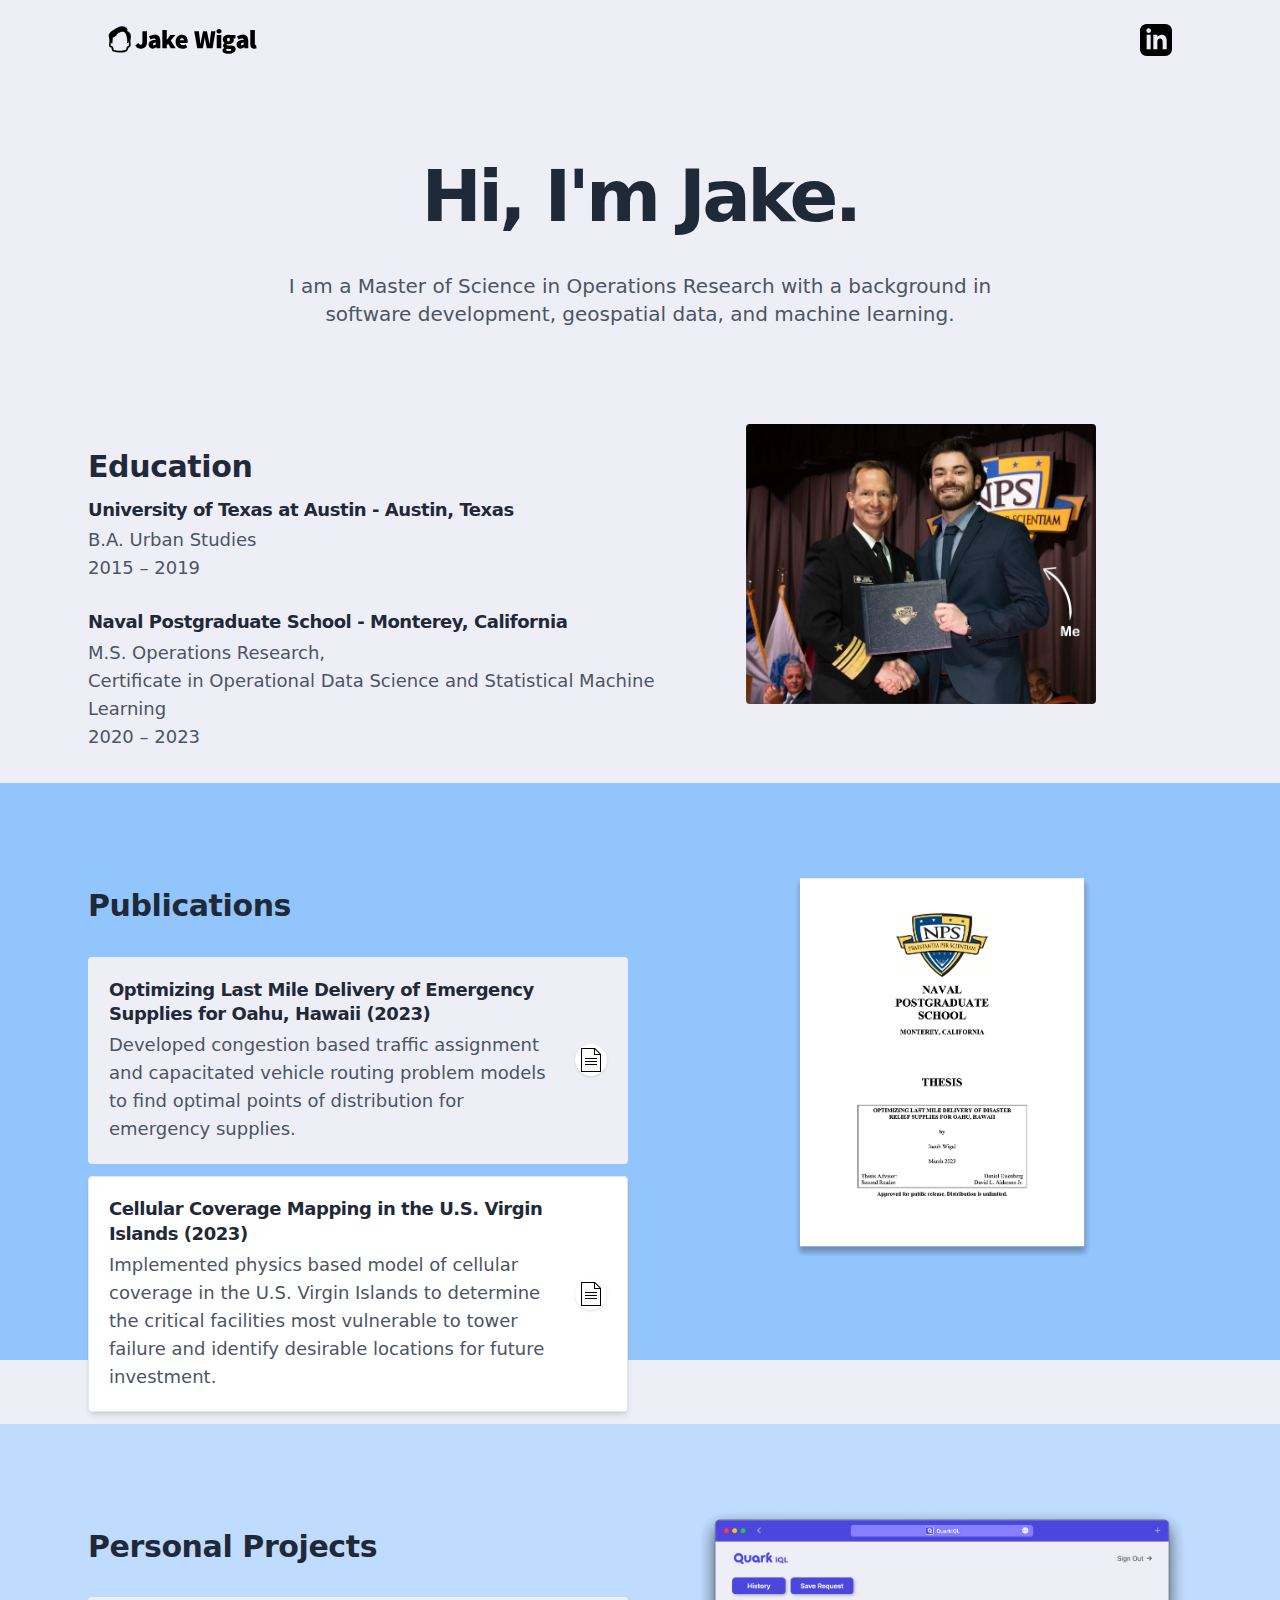
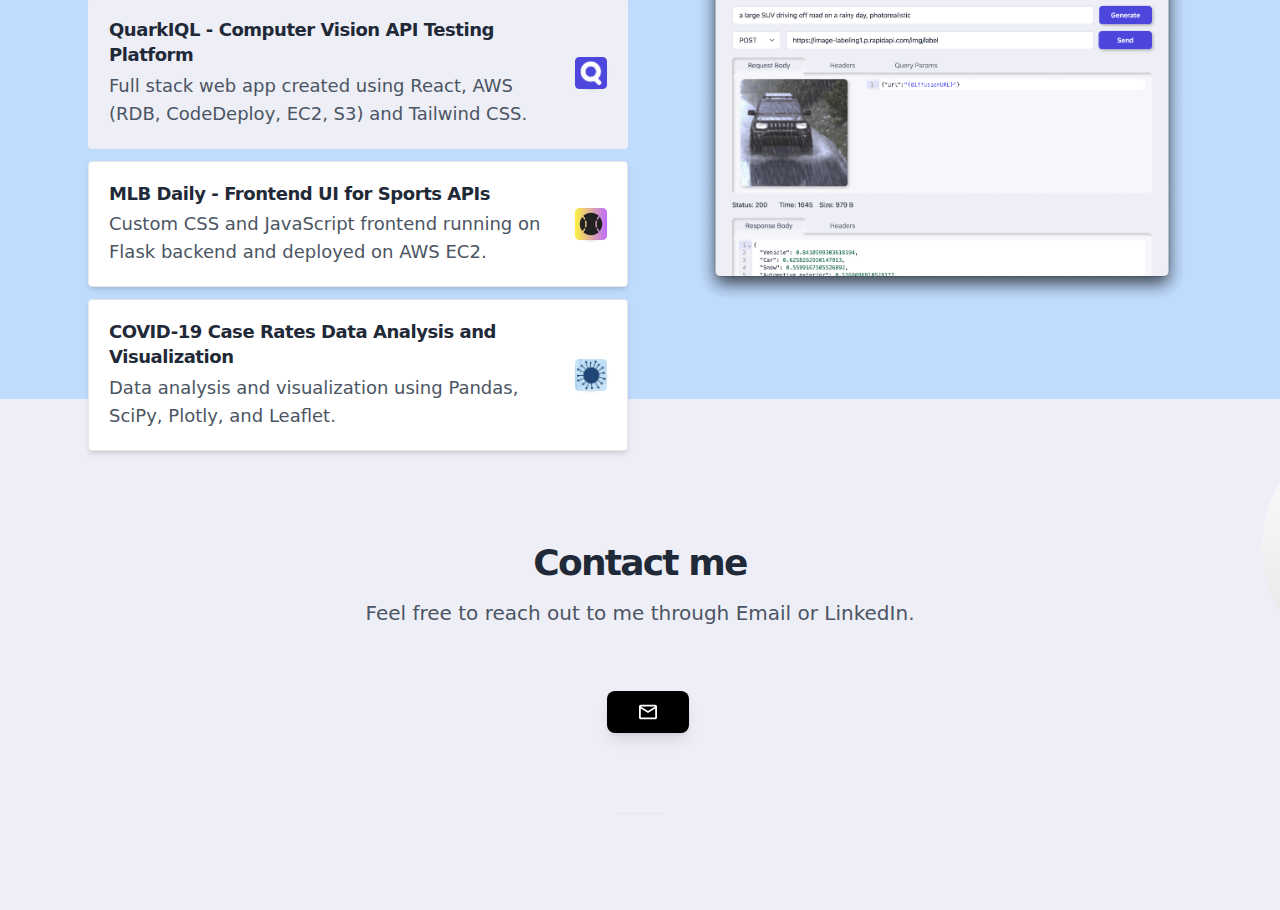
<file: index.html>
<html lang="en" style=""><head>
<meta charset="utf-8">
<script src="./src/main.js"></script>

    <meta name="viewport" content="width=device-width, initial-scale=1">
    <link rel="stylesheet" type="text/css" href="./src/main.css">

    <link rel="apple-touch-icon" sizes="180x180" href="./src/favicon/apple-touch-icon.png">
<link rel="icon" type="image/png" sizes="32x32" href="./src/favicon/favicon-32x32.png">
<link rel="icon" type="image/png" sizes="16x16" href="./src/favicon/favicon-16x16.png">
<link rel="manifest" href="./src/favicon/site.webmanifest">

<script type="text/javascript">


    </script> 


    <meta name="theme-color" content="#000000">
    <title>Jake Wigal</title>


</head> 
  <body class="font-inter antialiased bg-white text-gray-900 tracking-tight">
    <noscript>You need to enable JavaScript to run this app.</noscript>
     
    <div id="root"><div class="flex flex-col min-h-screen overflow-hidden"><header class="fixed w-full z-30 md:bg-opacity-90 transition duration-300 ease-in-out"><div class="max-w-6xl mx-auto sm:px-6"><div class="flex items-center justify-between h-16 md:h-20 ml-5 mr-5"><div class="flex-shrink-0 mr-4"><a class="block" aria-label="Logo" href="https://jakewigal.com/"><img class="object-cover h-8 w-86" src="jakewigal.svg" alt="Jake Wigal Logo"></a></div><a href="https://www.linkedin.com/in/jakewigal/" class="text-black hover:text-gray-700 transition duration-150 ease-in-out" aria-label="LinkedIn"><svg class="w-8 h-8 fill-current" viewBox="0 0 24 24"><path d="M19 0h-14c-2.761 0-5 2.239-5 5v14c0 2.761 2.239 5 5 5h14c2.762 0 5-2.239 5-5v-14c0-2.761-2.238-5-5-5zm-11 19h-3v-11h3v11zm-1.5-12.268c-.966 0-1.75-.79-1.75-1.764s.784-1.764 1.75-1.764 1.75.79 1.75 1.764-.783 1.764-1.75 1.764zm13.5 12.268h-3v-5.604c0-3.368-4-3.113-4 0v5.604h-3v-11h3v1.765c1.396-2.586 7-2.777 7 2.476v6.759z"/></svg></a></div></div></header><main class="flex-grow"><section class="relative"><div class="max-w-6xl mx-auto px-4 sm:px-6"><div class="pt-32 pb-1 md:pt-40 md:pb-2"><div class="text-center pb-12 md:pb-16"><h1 class="text-5xl md:text-7xl font-bold tracking-tighter mb-4">Hi, I'm Jake.</h1><div class="max-w-3xl mx-auto"><div class="relative flex flex-col items-center p-3 rounded"></div><p class="tracking-normal text-xl text-gray-600 mb-8" >I am a Master of Science in Operations Research with a background in software development, geospatial data, and machine learning.</p></div></div></div></div></section>
    

      <section class="relative"><div class=" text-lg relative max-w-6xl mx-auto px-4 sm:px-6"><div class="md:grid md:grid-cols-12 md:gap-6"><div class="max-w-xl md:max-w-none md:w-full mx-auto md:col-span-h-7  md:mt-6" ><div class="md:pr-4 lg:pr-12 xl:pr-16 mb-8"><h3 class="h3 mb-3">Education</h3><div id="education-timeline">
    <div data-date="August 2015 – May 2019">
    <div class="font-bold leading-snug tracking-tight mb-1">University of Texas at Austin - Austin, Texas</div>
    <div class="tracking-normal text-gray-600"><h4>B.A. Urban Studies</h4>
    <p>2015 – 2019</p>
    </div></div><br>
    <div data-date="2020 – 2023">
    <div class="font-bold leading-snug tracking-tight mb-1">Naval Postgraduate School - Monterey, California</div>
    <div class="tracking-normal text-gray-600"><h4>M.S. Operations Research,<br>Certificate in Operational Data Science and Statistical Machine Learning</h4>
    <p>2020 – 2023</p></div>
    </div>
    </div></div><div class="mb-8 md:mb-0"></div></div><div class="relative flex flex-col text-center"><div class="w-full" style="display: block;"><div class="relative inline-flex flex-col"><img class="md:max-w-none mx-auto rounded mb-6" src="./src/images/grad.jpg" width="350" height="200" alt="graduation photo"></div></div></div></div></div></section>

    <section class="relative"><div class="bg-blue-300 absolute inset-0 pointer-events-none mb-16" aria-hidden="true"></div><div class="absolute left-0 right-0 m-auto w-px p-px h-20 bg-blue-999 transform -translate-y-1/2"></div><div class="relative max-w-6xl mx-auto px-4 sm:px-6"><div class="pt-12 md:pt-20"><div class="md:grid md:grid-cols-12 md:gap-6"><div class="max-w-xl md:max-w-none md:w-full mx-auto md:col-span-h-7 lg:col-span-h-6 md:mt-6" ><div class="md:pr-4 lg:pr-12 xl:pr-16 mb-8"><h3 class="h3 mb-3">Publications</h3><p class="text-xl text-gray-600"></p></div><div class="mb-8 md:mb-0"><a class="flex items-center text-lg p-5 rounded border transition duration-300 ease-in-out mb-3 bg-light border-transparent hover:shadow-lg" style="cursor: pointer;" id="cardp1"><div><div class="font-bold leading-snug tracking-tight mb-1">Optimizing Last Mile Delivery of Emergency Supplies for Oahu, Hawaii (2023)</div><div class="tracking-normal text-gray-600">Developed congestion based traffic assignment and capacitated vehicle routing problem models to find optimal points of distribution for emergency supplies.</div></div><div class="flex justify-center items-center w-8 h-8 bg-white rounded-full shadow flex-shrink-0 ml-3"><svg width="24" height="24" xmlns="http://www.w3.org/2000/svg" fill-rule="evenodd" clip-rule="evenodd"><path d="M22 24h-20v-24h14l6 6v18zm-7-23h-12v22h18v-16h-6v-6zm3 15v1h-12v-1h12zm0-3v1h-12v-1h12zm0-3v1h-12v-1h12zm-2-4h4.586l-4.586-4.586v4.586z"/></svg></div></a><a class="flex items-center text-lg p-5 rounded border transition duration-300 ease-in-out mb-3 bg-white shadow-md border-gray-200 hover:shadow-lg" id="cardp2" style="cursor: pointer;"><div><div class="font-bold leading-snug tracking-tight mb-1">Cellular Coverage Mapping in the U.S. Virgin Islands (2023)</div><div class="tracking-normal text-gray-600">Implemented physics based model of cellular coverage in the U.S. Virgin Islands to determine the critical facilities most vulnerable to tower failure and identify desirable locations for future investment.</div></div><div class="flex justify-center items-center w-8 h-8 bg-white rounded-full shadow flex-shrink-0 ml-3"><svg width="24" height="24" xmlns="http://www.w3.org/2000/svg" fill-rule="evenodd" clip-rule="evenodd"><path d="M22 24h-20v-24h14l6 6v18zm-7-23h-12v22h18v-16h-6v-6zm3 15v1h-12v-1h12zm0-3v1h-12v-1h12zm0-3v1h-12v-1h12zm-2-4h4.586l-4.586-4.586v4.586z"/></svg></div></a></div></div><div class="max-w-xl md:max-w-none md:w-full mx-auto md:col-span-h-5 lg:col-span-h-6 mb-8 md:mb-0 md:order-1" ><div class="relative flex flex-col text-center lg:text-right"><div class="w-full appear-done enter-done" style="display: block;"><div class="relative inline-flex flex-col"><a href="https://calhoun.nps.edu/handle/10945/72017"><img class="hover:scale-105 ease-in-out duration-150 md:max-w-none mx-auto rounded" src="./src/images/pub1.png" width="500" height="462" alt="Features bg" id="pub1"></a></div></div><div class="w-full" ><div class="relative inline-flex flex-col"><a href="https://apps.dtic.mil/sti/trecms/pdf/AD1211119.pdf"><img class="hover:scale-105 ease-in-out duration-150 md:max-w-none mx-auto rounded" src="./src/images/pub2.png" width="500" height="462" alt="Features bg" id="pub2" style="display: none;"></a></div></div></div></div></div></div></div></section>

    <section class="relative"><div class="bg-blue-200 absolute inset-0 pointer-events-none mb-16" aria-hidden="true"></div><div class="absolute left-0 right-0 m-auto w-px p-px h-20 bg-blue-999 transform -translate-y-1/2"></div><div class="relative max-w-6xl mx-auto px-4 sm:px-6"><div class="pt-12 md:pt-20"><div class="md:grid md:grid-cols-12 md:gap-6"><div class="max-w-xl md:max-w-none md:w-full mx-auto md:col-span-h-7 lg:col-span-h-6 md:mt-6" ><div class="md:pr-4 lg:pr-12 xl:pr-16 mb-8"><h3 class="h3 mb-3">Personal Projects</h3><p class="text-xl text-gray-600"></p></div><div class="mb-8 md:mb-0"><a class="flex items-center text-lg p-5 rounded border transition duration-300 ease-in-out mb-3 bg-light border-transparent hover:shadow-lg" style="cursor: pointer;" id="card1"><div><div class="font-bold leading-snug tracking-tight mb-1">QuarkIQL - Computer Vision API Testing Platform</div><div class="tracking-normal text-gray-600">Full stack web app created using React, AWS (RDB, CodeDeploy, EC2, S3) and  Tailwind CSS. </div></div><div class="flex justify-center items-center w-8 h-8 bg-white rounded-full shadow flex-shrink-0 ml-3"><img src="./src/images/quark.png"></div></a><a class="flex items-center text-lg p-5 rounded border transition duration-300 ease-in-out mb-3 bg-white shadow-md border-gray-200 hover:shadow-lg" id="card2" style="cursor: pointer;"><div><div class="font-bold leading-snug tracking-tight mb-1">MLB Daily - Frontend UI for Sports APIs</div><div class="tracking-normal text-gray-600">Custom CSS and JavaScript frontend running on Flask backend and deployed on AWS EC2.</div></div><div class="flex justify-center items-center w-8 h-8 bg-white rounded-full shadow flex-shrink-0 ml-3"><img src="./src/images/mlb.png"></div></a><a class="flex items-center text-lg p-5 rounded border transition duration-300 ease-in-out mb-3 bg-white shadow-md border-gray-200 hover:shadow-lg" style="cursor: pointer;" id="card3"><div><div class="font-bold leading-snug tracking-tight mb-1">COVID-19 Case Rates Data Analysis and Visualization</div><div class="tracking-normal text-gray-600">Data analysis and visualization using Pandas, SciPy, Plotly, and Leaflet.</div></div><div class="flex justify-center items-center w-8 h-8 bg-white rounded-full shadow flex-shrink-0 ml-3"><img src="./src/images/covid19.png"></div></a></div></div><div class="max-w-xl md:max-w-none md:w-full mx-auto md:col-span-h-5 lg:col-span-h-6 mb-8 md:mb-0 md:order-1" ><div class="relative flex flex-col text-center lg:text-right"><div class="w-full appear-done enter-done" style="display: block;"><div class="relative inline-flex flex-col"><a href="https://quarkiql.com"><img class="hover:scale-105 ease-in-out duration-150 md:max-w-none mx-auto rounded" src="./src/images/features-bg.png" width="500" height="462" alt="Features bg" id="img1"></a></div></div><div class="w-full" ><div class="relative inline-flex flex-col"><a href="https://mlb.jakewigal.com"><img class="hover:scale-105 ease-in-out duration-150 md:max-w-none mx-auto rounded" src="./src/images/features-bg-2.png" width="500" height="462" alt="Features bg" id="img2" style="display: none;"></a></div></div><div class="w-full"><div class="hover:scale-105 ease-in-out duration-150 relative inline-flex flex-col"><a href="https://jakewigal.com/covid-19"><img class="md:max-w-none mx-auto rounded" src="./src/images/features-bg-3.png" width="500" height="462" alt="Features bg" id="img3" style="display: none;"></a></div></div></div></div></div></div></div></section>


  <section class="relative"><div class="absolute left-1/2 transform -translate-x-1/2 bottom-0 pointer-events-none -mb-32" aria-hidden="true"><svg width="1760" height="518" viewBox="0 0 1760 518" xmlns="http://www.w3.org/2000/svg"><defs><linearGradient x1="50%" y1="0%" x2="50%" y2="100%" id="illustration-02"><stop stop-color="#FFF" offset="0%"></stop><stop stop-color="#EAEAEA" offset="77.402%"></stop><stop stop-color="#DFDFDF" offset="100%"></stop></linearGradient></defs><g transform="translate(0 -3)" fill="url(#illustration-02)" fill-rule="evenodd"><circle cx="1630" cy="128" r="128"></circle><circle cx="178" cy="481" r="40"></circle></g></svg></div><div class="max-w-6xl mx-auto px-4 sm:px-6"><div class="py-12 md:py-20"><div class="max-w-3xl mx-auto text-center pb-12 md:pb-16"><h2 class="h2 mb-4">Contact me</h2><p class="tracking-normal text-xl text-gray-600" >Feel free to reach out to me through Email or LinkedIn.</p></div><div class="max-w-xs mx-auto sm:max-w-none sm:flex sm:justify-center " ><a class="rounded-lg btn text-white bg-black hover:bg-gray-800 w-full sm:w-auto sm:ml-4" href="mailto:jacobwigal@gmail.com"><svg stroke="currentColor" fill="currentColor" stroke-width="0" viewBox="0 0 24 24" height="1em" width="1em" xmlns="http://www.w3.org/2000/svg" style="display: inline; scale: 1.35;"><path fill="none" d="M0 0h24v24H0V0z"></path><path d="M20 4H4c-1.1 0-1.99.9-1.99 2L2 18c0 1.1.9 2 2 2h16c1.1 0 2-.9 2-2V6c0-1.1-.9-2-2-2zm0 14H4V8l8 5 8-5v10zm-8-7L4 6h16l-8 5z"></path></svg></a></div></div></div></section></main><footer><div class="max-w-6xl mx-auto px-4 sm:px-6 py-8 md:py-12 border-t border-gray-200"></div></footer></div></div>
  

</body>

</html>
</file>
<file: src/main.css>
/* Additional styles */
@import './utility-patterns.css';
@import './theme.css';

@keyframes load {
     0% {
         transform:translateY(100px);
         opacity: 70%;
    }

     100% {
         opacity: 100%;
    }
}
 

.h1 {
    font-size: 2.25rem;
    line-height: 2.5rem;
    font-weight: 800;
    line-height: 1.25;
    letter-spacing: -0.05em;
}

footer{
    text-align: center;
    align-items: center;
    align-content: center;
    display: flex;
}
.h2 {
    font-size: 1.875rem;
    line-height: 2.25rem;
    font-weight: 800;
    line-height: 1.25;
    letter-spacing: -0.05em;
}
.h3 {
    font-size: 1.875rem;
    line-height: 2.25rem;
    font-weight: 700;
    line-height: 1.25;
}
.h4 {
    font-size: 1.5rem;
    line-height: 2rem;
    font-weight: 700;
    line-height: 1.375;
    letter-spacing: -0.025em;
}
@media (min-width: 768px) {
    .h1 {
        font-size: 3rem;
        line-height: 1;
    }

    .h2 {
        font-size: 2.25rem;
        line-height: 2.5rem;
    }
}
/* Buttons */
.btn,
.btn-sm {
    display: inline-flex;
    align-items: center;
    justify-content: center;
    border-radius: 0.25rem;
    border-width: 1px;
    border-color: transparent;
    font-weight: 500;
    line-height: 1.375;
    transition-property: color, background-color, border-color, fill, stroke, opacity, box-shadow, transform, filter, -webkit-text-decoration-color, -webkit-backdrop-filter;
    transition-property: color, background-color, border-color, text-decoration-color, fill, stroke, opacity, box-shadow, transform, filter, backdrop-filter;
    transition-property: color, background-color, border-color, text-decoration-color, fill, stroke, opacity, box-shadow, transform, filter, backdrop-filter, -webkit-text-decoration-color, -webkit-backdrop-filter;
    transition-duration: 150ms;
    transition-timing-function: cubic-bezier(0.4, 0, 0.2, 1);
}
.btn {
    padding-left: 2rem;
    padding-right: 2rem;
    padding-top: 0.75rem;
    padding-bottom: 0.75rem;
    --tw-shadow: 0 10px 15px -3px rgb(0 0 0 / 0.1), 0 4px 6px -4px rgb(0 0 0 / 0.1);
    --tw-shadow-colored: 0 10px 15px -3px var(--tw-shadow-color), 0 4px 6px -4px var(--tw-shadow-color);
    box-shadow: var(--tw-ring-offset-shadow, 0 0 #0000), var(--tw-ring-shadow, 0 0 #0000), var(--tw-shadow);
}
.btn-sm {
    padding-left: 1rem;
    padding-right: 1rem;
    padding-top: 0.5rem;
    padding-bottom: 0.5rem;
    --tw-shadow: 0 1px 3px 0 rgb(0 0 0 / 0.1), 0 1px 2px -1px rgb(0 0 0 / 0.1);
    --tw-shadow-colored: 0 1px 3px 0 var(--tw-shadow-color), 0 1px 2px -1px var(--tw-shadow-color);
    box-shadow: var(--tw-ring-offset-shadow, 0 0 #0000), var(--tw-ring-shadow, 0 0 #0000), var(--tw-shadow);
}
/* Forms */
.form-input,
.form-textarea,
.form-multiselect,
.form-select,
.form-checkbox,
.form-radio {
    border-width: 1px;
    --tw-border-opacity: 1;
    border-color: rgb(209 213 219 / var(--tw-border-opacity));
    --tw-bg-opacity: 1;
    background-color: rgb(255 255 255 / var(--tw-bg-opacity));
}
.form-input:focus,
.form-textarea:focus,
.form-multiselect:focus,
.form-select:focus,
.form-checkbox:focus,
.form-radio:focus {
    --tw-border-opacity: 1;
    border-color: rgb(107 114 128 / var(--tw-border-opacity));
}
.form-input,
.form-textarea,
.form-multiselect,
.form-select,
.form-checkbox {
    border-radius: 0.25rem;
}
.form-input,
.form-textarea,
.form-multiselect,
.form-select {
    padding-top: 0.75rem;
    padding-bottom: 0.75rem;
    padding-left: 1rem;
    padding-right: 1rem;
}
.form-input::-moz-placeholder, .form-textarea::-moz-placeholder {
    --tw-placeholder-opacity: 1;
    color: rgb(107 114 128 / var(--tw-placeholder-opacity));
}
.form-input::placeholder,
.form-textarea::placeholder {
    --tw-placeholder-opacity: 1;
    color: rgb(107 114 128 / var(--tw-placeholder-opacity));
}
.form-select {
    padding-right: 2.5rem;
}
.form-checkbox,
.form-radio {
    border-radius: 0.125rem;
    --tw-text-opacity: 1;
    color: rgb(31 41 55 / var(--tw-text-opacity));
}
/* Custom AOS animations */
[data-aos="zoom-y-out"] {
  transform: scaleX(1.03);
  opacity: 0;
  transition-property: transform, opacity;
}
@media screen {
    html:not(.no-js) [data-aos=fade-up] {
        transform: translate3d(0, 10px, 0);
    }

    html:not(.no-js) [data-aos=fade-down] {
        transform: translate3d(0, -10px, 0);
    }

    html:not(.no-js) [data-aos=fade-right] {
        transform: translate3d(-10px, 0, 0);
    }

    html:not(.no-js) [data-aos=fade-left] {
        transform: translate3d(10px, 0, 0);
    }

    html:not(.no-js) [data-aos=fade-up-right] {
        transform: translate3d(-10px, 10px, 0);
    }

    html:not(.no-js) [data-aos=fade-up-left] {
        transform: translate3d(10px, 10px, 0);
    }

    html:not(.no-js) [data-aos=fade-down-right] {
        transform: translate3d(-10px, -10px, 0);
    }

    html:not(.no-js) [data-aos=fade-down-left] {
        transform: translate3d(10px, -10px, 0);
    }

    html:not(.no-js) [data-aos=zoom-in-up] {
        transform: translate3d(0, 10px, 0) scale(.6);
    }

    html:not(.no-js) [data-aos=zoom-in-down] {
        transform: translate3d(0, -10px, 0) scale(.6);
    }

    html:not(.no-js) [data-aos=zoom-in-right] {
        transform: translate3d(-10px, 0, 0) scale(.6);
    }

    html:not(.no-js) [data-aos=zoom-in-left] {
        transform: translate3d(10px, 0, 0) scale(.6);
    }

    html:not(.no-js) [data-aos=zoom-out-up] {
        transform: translate3d(0, 10px, 0) scale(1.2);
    }

    html:not(.no-js) [data-aos=zoom-out-down] {
        transform: translate3d(0, -10px, 0) scale(1.2);
    }

    html:not(.no-js) [data-aos=zoom-out-right] {
        transform: translate3d(-10px, 0, 0) scale(1.2);
    }

    html:not(.no-js) [data-aos=zoom-out-left] {
        transform: translate3d(10px, 0, 0) scale(1.2);
    }
}
/* ! tailwindcss v3.2.4 | MIT License | https://tailwindcss.com */
/*
1. Prevent padding and border from affecting element width. (https://github.com/mozdevs/cssremedy/issues/4)
2. Allow adding a border to an element by just adding a border-width. (https://github.com/tailwindcss/tailwindcss/pull/116)
*/
*,
::before,
::after {
  box-sizing: border-box; /* 1 */
  border-width: 0; /* 2 */
  border-style: solid; /* 2 */
  border-color: #e5e7eb; /* 2 */
}
::before,
::after {
  --tw-content: '';
}
/*
1. Use a consistent sensible line-height in all browsers.
2. Prevent adjustments of font size after orientation changes in iOS.
3. Use a more readable tab size.
4. Use the user's configured `sans` font-family by default.
5. Use the user's configured `sans` font-feature-settings by default.
*/
html {
  line-height: 1.5; /* 1 */
  -webkit-text-size-adjust: 100%; /* 2 */
  -moz-tab-size: 4; /* 3 */
  -o-tab-size: 4;
     tab-size: 4; /* 3 */
  font-family: ui-sans-serif, system-ui, -apple-system, BlinkMacSystemFont, "Segoe UI", Roboto, "Helvetica Neue", Arial, "Noto Sans", sans-serif, "Apple Color Emoji", "Segoe UI Emoji", "Segoe UI Symbol", "Noto Color Emoji"; /* 4 */
  font-feature-settings: normal; /* 5 */
}
/*
1. Remove the margin in all browsers.
2. Inherit line-height from `html` so users can set them as a class directly on the `html` element.
*/
body {
  margin: 0; /* 1 */
  line-height: inherit; /* 2 */
}
/*
1. Add the correct height in Firefox.
2. Correct the inheritance of border color in Firefox. (https://bugzilla.mozilla.org/show_bug.cgi?id=190655)
3. Ensure horizontal rules are visible by default.
*/
hr {
  height: 0; /* 1 */
  color: inherit; /* 2 */
  border-top-width: 1px; /* 3 */
}
/*
Add the correct text decoration in Chrome, Edge, and Safari.
*/
abbr:where([title]) {
  -webkit-text-decoration: underline dotted;
          text-decoration: underline dotted;
}
/*
Remove the default font size and weight for headings.
*/
h1,
h2,
h3,
h4,
h5,
h6 {
  font-size: inherit;
  font-weight: inherit;
}
/*
Reset links to optimize for opt-in styling instead of opt-out.
*/
a {
  color: inherit;
  text-decoration: inherit;
}
/*
Add the correct font weight in Edge and Safari.
*/
b,
strong {
  font-weight: bolder;
}
/*
1. Use the user's configured `mono` font family by default.
2. Correct the odd `em` font sizing in all browsers.
*/
code,
kbd,
samp,
pre {
  font-family: ui-monospace, SFMono-Regular, Menlo, Monaco, Consolas, "Liberation Mono", "Courier New", monospace; /* 1 */
  font-size: 1em; /* 2 */
}
/*
Add the correct font size in all browsers.
*/
small {
  font-size: 80%;
}
/*
Prevent `sub` and `sup` elements from affecting the line height in all browsers.
*/
sub,
sup {
  font-size: 75%;
  line-height: 0;
  position: relative;
  vertical-align: baseline;
}
sub {
  bottom: -0.25em;
}
sup {
  top: -0.5em;
}
/*
1. Remove text indentation from table contents in Chrome and Safari. (https://bugs.chromium.org/p/chromium/issues/detail?id=999088, https://bugs.webkit.org/show_bug.cgi?id=201297)
2. Correct table border color inheritance in all Chrome and Safari. (https://bugs.chromium.org/p/chromium/issues/detail?id=935729, https://bugs.webkit.org/show_bug.cgi?id=195016)
3. Remove gaps between table borders by default.
*/
table {
  text-indent: 0; /* 1 */
  border-color: inherit; /* 2 */
  border-collapse: collapse; /* 3 */
}
/*
1. Change the font styles in all browsers.
2. Remove the margin in Firefox and Safari.
3. Remove default padding in all browsers.
*/
button,
input,
optgroup,
select,
textarea {
  font-family: inherit; /* 1 */
  font-size: 100%; /* 1 */
  font-weight: inherit; /* 1 */
  line-height: inherit; /* 1 */
  color: inherit; /* 1 */
  margin: 0; /* 2 */
  padding: 0; /* 3 */
}
/*
Remove the inheritance of text transform in Edge and Firefox.
*/
button,
select {
  text-transform: none;
}
/*
1. Correct the inability to style clickable types in iOS and Safari.
2. Remove default button styles.
*/
button,
[type='button'],
[type='reset'],
[type='submit'] {
  -webkit-appearance: button; /* 1 */
  background-color: transparent; /* 2 */
  background-image: none; /* 2 */
}
/*
Use the modern Firefox focus style for all focusable elements.
*/
:-moz-focusring {
  outline: auto;
}
/*
Remove the additional `:invalid` styles in Firefox. (https://github.com/mozilla/gecko-dev/blob/2f9eacd9d3d995c937b4251a5557d95d494c9be1/layout/style/res/forms.css#L728-L737)
*/
:-moz-ui-invalid {
  box-shadow: none;
}
/*
Add the correct vertical alignment in Chrome and Firefox.
*/
progress {
  vertical-align: baseline;
}
/*
Correct the cursor style of increment and decrement buttons in Safari.
*/
::-webkit-inner-spin-button,
::-webkit-outer-spin-button {
  height: auto;
}
/*
1. Correct the odd appearance in Chrome and Safari.
2. Correct the outline style in Safari.
*/
[type='search'] {
  -webkit-appearance: textfield; /* 1 */
  outline-offset: -2px; /* 2 */
}
/*
Remove the inner padding in Chrome and Safari on macOS.
*/
::-webkit-search-decoration {
  -webkit-appearance: none;
}
/*
1. Correct the inability to style clickable types in iOS and Safari.
2. Change font properties to `inherit` in Safari.
*/
::-webkit-file-upload-button {
  -webkit-appearance: button; /* 1 */
  font: inherit; /* 2 */
}
/*
Add the correct display in Chrome and Safari.
*/
summary {
  display: list-item;
}
/*
Removes the default spacing and border for appropriate elements.
*/
blockquote,
dl,
dd,
h1,
h2,
h3,
h4,
h5,
h6,
hr,
figure,
p,
pre {
  margin: 0;
}
fieldset {
  margin: 0;
  padding: 0;
}
legend {
  padding: 0;
}
ol,
ul,
menu {
  list-style: none;
  margin: 0;
  padding: 0;
}
/*
Prevent resizing textareas horizontally by default.
*/
textarea {
  resize: vertical;
}
/*
1. Reset the default placeholder opacity in Firefox. (https://github.com/tailwindlabs/tailwindcss/issues/3300)
2. Set the default placeholder color to the user's configured gray 400 color.
*/
input::-moz-placeholder, textarea::-moz-placeholder {
  opacity: 1; /* 1 */
  color: #9ca3af; /* 2 */
}
input::placeholder,
textarea::placeholder {
  opacity: 1; /* 1 */
  color: #9ca3af; /* 2 */
}
/*
Set the default cursor for buttons.
*/
button,
[role="button"] {
  cursor: pointer;
}
/*
Make sure disabled buttons don't get the pointer cursor.
*/
:disabled {
  cursor: default;
}
/*
1. Make replaced elements `display: block` by default. (https://github.com/mozdevs/cssremedy/issues/14)
2. Add `vertical-align: middle` to align replaced elements more sensibly by default. (https://github.com/jensimmons/cssremedy/issues/14#issuecomment-634934210)
   This can trigger a poorly considered lint error in some tools but is included by design.
*/
img,
svg,
video,
canvas,
audio,
iframe,
embed,
object {
  display: block; /* 1 */
  vertical-align: middle; /* 2 */
}
/*
Constrain images and videos to the parent width and preserve their intrinsic aspect ratio. (https://github.com/mozdevs/cssremedy/issues/14)
*/
img,
video {
  max-width: 100%;
  height: auto;
}
/* Make elements with the HTML hidden attribute stay hidden by default */
[hidden] {
  display: none;
}
*, ::before, ::after {
    --tw-border-spacing-x: 0;
    --tw-border-spacing-y: 0;
    --tw-translate-x: 0;
    --tw-translate-y: 0;
    --tw-rotate: 0;
    --tw-skew-x: 0;
    --tw-skew-y: 0;
    --tw-scale-x: 1;
    --tw-scale-y: 1;
    --tw-pan-x:  ;
    --tw-pan-y:  ;
    --tw-pinch-zoom:  ;
    --tw-scroll-snap-strictness: proximity;
    --tw-ordinal:  ;
    --tw-slashed-zero:  ;
    --tw-numeric-figure:  ;
    --tw-numeric-spacing:  ;
    --tw-numeric-fraction:  ;
    --tw-ring-inset:  ;
    --tw-ring-offset-width: 0px;
    --tw-ring-offset-color: #fff;
    --tw-ring-color: rgb(59 130 246 / 0.5);
    --tw-ring-offset-shadow: 0 0 #0000;
    --tw-ring-shadow: 0 0 #0000;
    --tw-shadow: 0 0 #0000;
    --tw-shadow-colored: 0 0 #0000;
    --tw-blur:  ;
    --tw-brightness:  ;
    --tw-contrast:  ;
    --tw-grayscale:  ;
    --tw-hue-rotate:  ;
    --tw-invert:  ;
    --tw-saturate:  ;
    --tw-sepia:  ;
    --tw-drop-shadow:  ;
    --tw-backdrop-blur:  ;
    --tw-backdrop-brightness:  ;
    --tw-backdrop-contrast:  ;
    --tw-backdrop-grayscale:  ;
    --tw-backdrop-hue-rotate:  ;
    --tw-backdrop-invert:  ;
    --tw-backdrop-opacity:  ;
    --tw-backdrop-saturate:  ;
    --tw-backdrop-sepia:  ;
}
::-webkit-backdrop {
    --tw-border-spacing-x: 0;
    --tw-border-spacing-y: 0;
    --tw-translate-x: 0;
    --tw-translate-y: 0;
    --tw-rotate: 0;
    --tw-skew-x: 0;
    --tw-skew-y: 0;
    --tw-scale-x: 1;
    --tw-scale-y: 1;
    --tw-pan-x:  ;
    --tw-pan-y:  ;
    --tw-pinch-zoom:  ;
    --tw-scroll-snap-strictness: proximity;
    --tw-ordinal:  ;
    --tw-slashed-zero:  ;
    --tw-numeric-figure:  ;
    --tw-numeric-spacing:  ;
    --tw-numeric-fraction:  ;
    --tw-ring-inset:  ;
    --tw-ring-offset-width: 0px;
    --tw-ring-offset-color: #fff;
    --tw-ring-color: rgb(59 130 246 / 0.5);
    --tw-ring-offset-shadow: 0 0 #0000;
    --tw-ring-shadow: 0 0 #0000;
    --tw-shadow: 0 0 #0000;
    --tw-shadow-colored: 0 0 #0000;
    --tw-blur:  ;
    --tw-brightness:  ;
    --tw-contrast:  ;
    --tw-grayscale:  ;
    --tw-hue-rotate:  ;
    --tw-invert:  ;
    --tw-saturate:  ;
    --tw-sepia:  ;
    --tw-drop-shadow:  ;
    --tw-backdrop-blur:  ;
    --tw-backdrop-brightness:  ;
    --tw-backdrop-contrast:  ;
    --tw-backdrop-grayscale:  ;
    --tw-backdrop-hue-rotate:  ;
    --tw-backdrop-invert:  ;
    --tw-backdrop-opacity:  ;
    --tw-backdrop-saturate:  ;
    --tw-backdrop-sepia:  ;
}
::backdrop {
    --tw-border-spacing-x: 0;
    --tw-border-spacing-y: 0;
    --tw-translate-x: 0;
    --tw-translate-y: 0;
    --tw-rotate: 0;
    --tw-skew-x: 0;
    --tw-skew-y: 0;
    --tw-scale-x: 1;
    --tw-scale-y: 1;
    --tw-pan-x:  ;
    --tw-pan-y:  ;
    --tw-pinch-zoom:  ;
    --tw-scroll-snap-strictness: proximity;
    --tw-ordinal:  ;
    --tw-slashed-zero:  ;
    --tw-numeric-figure:  ;
    --tw-numeric-spacing:  ;
    --tw-numeric-fraction:  ;
    --tw-ring-inset:  ;
    --tw-ring-offset-width: 0px;
    --tw-ring-offset-color: #fff;
    --tw-ring-color: rgb(59 130 246 / 0.5);
    --tw-ring-offset-shadow: 0 0 #0000;
    --tw-ring-shadow: 0 0 #0000;
    --tw-shadow: 0 0 #0000;
    --tw-shadow-colored: 0 0 #0000;
    --tw-blur:  ;
    --tw-brightness:  ;
    --tw-contrast:  ;
    --tw-grayscale:  ;
    --tw-hue-rotate:  ;
    --tw-invert:  ;
    --tw-saturate:  ;
    --tw-sepia:  ;
    --tw-drop-shadow:  ;
    --tw-backdrop-blur:  ;
    --tw-backdrop-brightness:  ;
    --tw-backdrop-contrast:  ;
    --tw-backdrop-grayscale:  ;
    --tw-backdrop-hue-rotate:  ;
    --tw-backdrop-invert:  ;
    --tw-backdrop-opacity:  ;
    --tw-backdrop-saturate:  ;
    --tw-backdrop-sepia:  ;
}
.sr-only {
    position: absolute;
    width: 1px;
    height: 1px;
    padding: 0;
    margin: -1px;
    overflow: hidden;
    clip: rect(0, 0, 0, 0);
    white-space: nowrap;
    border-width: 0;
}
.pointer-events-none {
    pointer-events: none;
}
.fixed {
    position: fixed;
}
.absolute {
    position: absolute;
}
.relative {
    position: relative;
}
.inset-0 {
    top: 0px;
    right: 0px;
    bottom: 0px;
    left: 0px;
}
.bottom-0 {
    bottom: 0px;
}
.right-0 {
    right: 0px;
}
.left-0 {
    left: 0px;
}
.top-1\/2 {
    top: 50%;
}
.left-1\/2 {
    left: 50%;
}
.top-full {
    top: 100%;
}
.z-30 {
    z-index: 30;
}
.z-50 {
    z-index: 50;
}
.order-first {
    order: -9999;
}
.m-auto {
    margin: auto;
}
.mx-auto {
    margin-left: auto;
    margin-right: auto;
}
.-mx-3 {
    margin-left: -0.75rem;
    margin-right: -0.75rem;
}
.my-6 {
    margin-top: 1.5rem;
    margin-bottom: 1.5rem;
}
.mx-4 {
    margin-left: 1rem;
    margin-right: 1rem;
}
.mb-4 {
    margin-bottom: 1rem;
}
.mb-1 {
    margin-bottom: 0.25rem;
}
.mt-6 {
    margin-top: 1.5rem;
}
.ml-2 {
    margin-left: 0.5rem;
}
.mr-3 {
    margin-right: 0.75rem;
}
.ml-3 {
    margin-left: 0.75rem;
}
.mb-3 {
    margin-bottom: 0.75rem;
}
.-ml-16 {
    margin-left: -4rem;
}
.mt-3 {
    margin-top: 0.75rem;
}
.mb-16 {
    margin-bottom: 4rem;
}
.mb-8 {
    margin-bottom: 2rem;
}
.-mt-1 {
    margin-top: -0.25rem;
}
.mb-2 {
    margin-bottom: 0.5rem;
}
.ml-0 {
    margin-left: 0px;
}
.mr-4 {
    margin-right: 1rem;
}
.ml-5 {
    margin-left: 1.25rem;
}
.mr-5 {
    margin-right: 1.25rem;
}
.mb-6 {
    margin-bottom: 1.5rem;
}
.-mb-32 {
    margin-bottom: -8rem;
}
.ml-1 {
    margin-left: 0.25rem;
}
.ml-4 {
    margin-left: 1rem;
}
.block {
    display: block;
}
.flex {
    display: flex;
}
.inline-flex {
    display: inline-flex;
}
.grid {
    display: grid;
}
.hidden {
    display: none;
}
.h-4 {
    height: 1rem;
}
.h-20 {
    height: 5rem;
}
.h-8 {
    height: 2rem;
}
.h-16 {
    height: 4rem;
}
.h-7 {
    height: 1.75rem;
}
.h-auto {
    height: auto;
}
.h-3 {
    height: 0.75rem;
}
.max-h-full {
    max-height: 100%;
}
.min-h-screen {
    min-height: 100vh;
}
.w-full {
    width: 100%;
}
.w-4 {
    width: 1rem;
}
.w-px {
    width: 1px;
}
.w-8 {
    width: 2rem;
}
.w-28 {
    width: 7rem;
}
.w-16 {
    width: 4rem;
}
.w-3 {
    width: 0.75rem;
}
.w-40 {
    width: 10rem;
}
.max-w-6xl {
    max-width: 72rem;
}
.max-w-3xl {
    max-width: 48rem;
}
.max-w-sm {
    max-width: 24rem;
}
.max-w-xl {
    max-width: 36rem;
}
.max-w-xs {
    max-width: 20rem;
}
.max-w-full {
    max-width: 100%;
}
.flex-auto {
    flex: 1 1 auto;
}
.flex-shrink-0 {
    flex-shrink: 0;
}
.shrink-0 {
    flex-shrink: 0;
}
.flex-grow {
    flex-grow: 1;
}
.origin-top-right {
    transform-origin: top right;
}
.-translate-y-1\/2 {
    --tw-translate-y: -50%;
    transform: translate(var(--tw-translate-x), var(--tw-translate-y)) rotate(var(--tw-rotate)) skewX(var(--tw-skew-x)) skewY(var(--tw-skew-y)) scaleX(var(--tw-scale-x)) scaleY(var(--tw-scale-y));
}
.translate-y-16 {
    --tw-translate-y: 4rem;
    transform: translate(var(--tw-translate-x), var(--tw-translate-y)) rotate(var(--tw-rotate)) skewX(var(--tw-skew-x)) skewY(var(--tw-skew-y)) scaleX(var(--tw-scale-x)) scaleY(var(--tw-scale-y));
}
.translate-y-0 {
    --tw-translate-y: 0px;
    transform: translate(var(--tw-translate-x), var(--tw-translate-y)) rotate(var(--tw-rotate)) skewX(var(--tw-skew-x)) skewY(var(--tw-skew-y)) scaleX(var(--tw-scale-x)) scaleY(var(--tw-scale-y));
}
.-translate-y-16 {
    --tw-translate-y: -4rem;
    transform: translate(var(--tw-translate-x), var(--tw-translate-y)) rotate(var(--tw-rotate)) skewX(var(--tw-skew-x)) skewY(var(--tw-skew-y)) scaleX(var(--tw-scale-x)) scaleY(var(--tw-scale-y));
}
.translate-y-1\/2 {
    --tw-translate-y: 50%;
    transform: translate(var(--tw-translate-x), var(--tw-translate-y)) rotate(var(--tw-rotate)) skewX(var(--tw-skew-x)) skewY(var(--tw-skew-y)) scaleX(var(--tw-scale-x)) scaleY(var(--tw-scale-y));
}
.-translate-x-1\/2 {
    --tw-translate-x: -50%;
    transform: translate(var(--tw-translate-x), var(--tw-translate-y)) rotate(var(--tw-rotate)) skewX(var(--tw-skew-x)) skewY(var(--tw-skew-y)) scaleX(var(--tw-scale-x)) scaleY(var(--tw-scale-y));
}
.-translate-y-2 {
    --tw-translate-y: -0.5rem;
    transform: translate(var(--tw-translate-x), var(--tw-translate-y)) rotate(var(--tw-rotate)) skewX(var(--tw-skew-x)) skewY(var(--tw-skew-y)) scaleX(var(--tw-scale-x)) scaleY(var(--tw-scale-y));
}
.scale-95 {
    --tw-scale-x: .95;
    --tw-scale-y: .95;
    transform: translate(var(--tw-translate-x), var(--tw-translate-y)) rotate(var(--tw-rotate)) skewX(var(--tw-skew-x)) skewY(var(--tw-skew-y)) scaleX(var(--tw-scale-x)) scaleY(var(--tw-scale-y));
}
.scale-100 {
    --tw-scale-x: 1;
    --tw-scale-y: 1;
    transform: translate(var(--tw-translate-x), var(--tw-translate-y)) rotate(var(--tw-rotate)) skewX(var(--tw-skew-x)) skewY(var(--tw-skew-y)) scaleX(var(--tw-scale-x)) scaleY(var(--tw-scale-y));
}
.transform {
    transform: translate(var(--tw-translate-x), var(--tw-translate-y)) rotate(var(--tw-rotate)) skewX(var(--tw-skew-x)) skewY(var(--tw-skew-y)) scaleX(var(--tw-scale-x)) scaleY(var(--tw-scale-y));
}
.cursor-pointer {
    cursor: pointer;
}
.appearance-none {
    -webkit-appearance: none;
       -moz-appearance: none;
            appearance: none;
}
.flex-col {
    flex-direction: column;
}
.flex-wrap {
    flex-wrap: wrap;
}
.items-start {
    align-items: flex-start;
}
.items-center {
    align-items: center;
}
.justify-center {
    justify-content: center;
}
.justify-between {
    justify-content: space-between;
}
.gap-6 {
    gap: 1.5rem;
}
.gap-8 {
    gap: 2rem;
}
.overflow-auto {
    overflow: auto;
}
.overflow-hidden {
    overflow: hidden;
}
.rounded {
    border-radius: 0.25rem;
}
.rounded-full {
    border-radius: 9999px;
}
.rounded-lg {
    border-radius: 0.5rem;
}
.rounded-sm {
    border-radius: 0.125rem;
}
.border {
    border-width: 1px;
}
.border-t {
    border-top-width: 1px;
}
.border-l {
    border-left-width: 1px;
}
.border-gray-300 {
    --tw-border-opacity: 1;
    border-color: rgb(209 213 219 / var(--tw-border-opacity));
}
.border-gray-700 {
    --tw-border-opacity: 1;
    border-color: rgb(55 65 81 / var(--tw-border-opacity));
}
.border-gray-200 {
    --tw-border-opacity: 1;
    border-color: rgb(229 231 235 / var(--tw-border-opacity));
}
.border-transparent {
    border-color: transparent;
}
.bg-indigo-600{
 background-color:  #4d46dd !important;
}
.bg-gray-900 {
    --tw-bg-opacity: 1;
    background-color: rgb(17 24 39 / var(--tw-bg-opacity));
}
.bg-red-600 {
    --tw-bg-opacity: 1;
    background-color: rgb(220 38 38 / var(--tw-bg-opacity));
}
.bg-slate-800 {
    --tw-bg-opacity: 1;
    background-color: rgb(30 41 59 / var(--tw-bg-opacity));
}
.bg-indigo-300{
 background-color: rgb(180 198 252 / var(--tw-bg-opacity)) !important;
}
.bg-blue-400{
 background-color: rgb(96 165 250 / var(--tw-bg-opacity)) !important;
}
.bg-blue-300{
 background-color: rgb(147 197 253 / var(--tw-bg-opacity)) !important;
}
.bg-blue-200{
 background-color: rgb(191 219 254 / var(--tw-bg-opacity)) !important;
}
.bg-indigo-400 {
    --tw-bg-opacity: 1;
    background-color: rgb(129 140 248 / var(--tw-bg-opacity));
}
.bg-white {
    --tw-bg-opacity: 1;
    background-color: rgb(255 255 255 / var(--tw-bg-opacity));
}
.bg-gray-400 {
    --tw-bg-opacity: 1;
    background-color: rgb(156 163 175 / var(--tw-bg-opacity));
}
.bg-gray-800 {
    --tw-bg-opacity: 1;
    background-color: rgb(31 41 55 / var(--tw-bg-opacity));
}
.bg-black {
    --tw-bg-opacity: 1;
    background-color: rgb(0 0 0 / var(--tw-bg-opacity));
}
.bg-opacity-75 {
    --tw-bg-opacity: 0.75;
}
.bg-gradient-to-b {
    background-image: linear-gradient(to bottom, var(--tw-gradient-stops));
}
.bg-gradient-to-r {
    background-image: linear-gradient(to right, var(--tw-gradient-stops));
}
.from-gray-100 {
    --tw-gradient-from: #f3f4f6;
    --tw-gradient-to: rgb(243 244 246 / 0);
    --tw-gradient-stops: var(--tw-gradient-from), var(--tw-gradient-to);
}
.from-gray-500 {
    --tw-gradient-from: #6b7280;
    --tw-gradient-to: rgb(107 114 128 / 0);
    --tw-gradient-stops: var(--tw-gradient-from), var(--tw-gradient-to);
}
.to-white {
    --tw-gradient-to: #fff;
}
.to-indigo-600 {
    --tw-gradient-to: #4f46e5;
}
.bg-clip-text {
    -webkit-background-clip: text;
            background-clip: text;
}
.fill-current {
    fill: currentColor;
}
.stroke-current {
    stroke: currentColor;
}
.object-cover {
    -o-object-fit: cover;
       object-fit: cover;
}
.p-3 {
    padding: 0.75rem;
}
.p-px {
    padding: 1px;
}
.p-5 {
    padding: 1.25rem;
}
.p-6 {
    padding: 1.5rem;
}
.p-1 {
    padding: 0.25rem;
}
.px-4 {
    padding-left: 1rem;
    padding-right: 1rem;
}
.px-3 {
    padding-left: 0.75rem;
    padding-right: 0.75rem;
}
.px-0 {
    padding-left: 0px;
    padding-right: 0px;
}
.px-1\.5 {
    padding-left: 0.375rem;
    padding-right: 0.375rem;
}
.px-1 {
    padding-left: 0.25rem;
    padding-right: 0.25rem;
}
.py-12 {
    padding-top: 3rem;
    padding-bottom: 3rem;
}
.py-8 {
    padding-top: 2rem;
    padding-bottom: 2rem;
}
.py-4 {
    padding-top: 1rem;
    padding-bottom: 1rem;
}
.py-10 {
    padding-top: 2.5rem;
    padding-bottom: 2.5rem;
}
.px-8 {
    padding-left: 2rem;
    padding-right: 2rem;
}
.py-3 {
    padding-top: 0.75rem;
    padding-bottom: 0.75rem;
}
.py-2 {
    padding-top: 0.5rem;
    padding-bottom: 0.5rem;
}
.pt-32 {
    padding-top: 8rem;
}
.pb-12 {
    padding-bottom: 3rem;
}
.pl-16 {
    padding-left: 4rem;
}
.pr-8 {
    padding-right: 2rem;
}
.pl-2 {
    padding-left: 0.5rem;
}
.pt-12 {
    padding-top: 3rem;
}
.pt-4 {
    padding-top: 1rem;
}
.text-center {
    text-align: center;
}
.text-xl {
    font-size: 1.25rem;
    line-height: 1.75rem;
}
.text-sm {
    font-size: 0.875rem;
    line-height: 1.25rem;
}
.text-lg {
    font-size: 1.125rem;
    line-height: 1.75rem;
}
.text-5xl {
    font-size: 3rem;
    line-height: 1;
}
.font-medium {
    font-weight: 500;
}
.font-bold {
    font-weight: 700;
}
.font-extrabold {
    font-weight: 800;
}
.italic {
    font-style: italic;
}
.leading-snug {
    line-height: 1.375;
}
.tracking-normal {
    letter-spacing: 0em;
}
.tracking-tight {
    letter-spacing: -0.025em;
}
.tracking-tighter {
    letter-spacing: -0.05em;
}
.text-gray-600 {
    --tw-text-opacity: 1;
    color: rgb(75 85 99 / var(--tw-text-opacity));
}
.text-black {
    --tw-text-opacity: 1;
    color: rgb(0,0,0);
}
.text-gray-800 {
    --tw-text-opacity: 1;
    color: rgb(31 41 55 / var(--tw-text-opacity));
}
.text-red-600 {
    --tw-text-opacity: 1;
    color: rgb(220 38 38 / var(--tw-text-opacity));
}
.text-white {
    --tw-text-opacity: 1;
    color: rgb(255 255 255 / var(--tw-text-opacity));
}
.text-indigo-600 {
    --tw-text-opacity: 1;
    color: rgb(79 70 229 / var(--tw-text-opacity));
}
.text-gray-500 {
    --tw-text-opacity: 1;
    color: rgb(107 114 128 / var(--tw-text-opacity));
}
.text-slate-50 {
    --tw-text-opacity: 1;
    color: rgb(248 250 252 / var(--tw-text-opacity));
}
.text-slate-500 {
    --tw-text-opacity: 1;
    color: rgb(100 116 139 / var(--tw-text-opacity));
}
.text-emerald-400 {
    --tw-text-opacity: 1;
    color: rgb(52 211 153 / var(--tw-text-opacity));
}
.text-indigo-300 {
    --tw-text-opacity: 1;
    color: rgb(165 180 252 / var(--tw-text-opacity));
}
.text-transparent {
    color: transparent;
}
.text-gray-300 {
    --tw-text-opacity: 1;
    color: rgb(209 213 219 / var(--tw-text-opacity));
}
.text-gray-400 {
    --tw-text-opacity: 1;
    color: rgb(156 163 175 / var(--tw-text-opacity));
}
.underline {
    -webkit-text-decoration-line: underline;
            text-decoration-line: underline;
}
.placeholder-gray-500::-moz-placeholder {
    --tw-placeholder-opacity: 1;
    color: rgb(107 114 128 / var(--tw-placeholder-opacity));
}
.placeholder-gray-500::placeholder {
    --tw-placeholder-opacity: 1;
    color: rgb(107 114 128 / var(--tw-placeholder-opacity));
}
.opacity-75 {
    opacity: 0.75;
}
.opacity-0 {
    opacity: 0;
}
.opacity-100 {
    opacity: 1;
}
.shadow-lg {
    --tw-shadow: 0 10px 15px -3px rgb(0 0 0 / 0.1), 0 4px 6px -4px rgb(0 0 0 / 0.1);
    --tw-shadow-colored: 0 10px 15px -3px var(--tw-shadow-color), 0 4px 6px -4px var(--tw-shadow-color);
    box-shadow: var(--tw-ring-offset-shadow, 0 0 #0000), var(--tw-ring-shadow, 0 0 #0000), var(--tw-shadow);
}
.shadow-md {
    --tw-shadow: 0 4px 6px -1px rgb(0 0 0 / 0.1), 0 2px 4px -2px rgb(0 0 0 / 0.1);
    --tw-shadow-colored: 0 4px 6px -1px var(--tw-shadow-color), 0 2px 4px -2px var(--tw-shadow-color);
    box-shadow: var(--tw-ring-offset-shadow, 0 0 #0000), var(--tw-ring-shadow, 0 0 #0000), var(--tw-shadow);
}
.shadow {
    --tw-shadow: 0 1px 3px 0 rgb(0 0 0 / 0.1), 0 1px 2px -1px rgb(0 0 0 / 0.1);
    --tw-shadow-colored: 0 1px 3px 0 var(--tw-shadow-color), 0 1px 2px -1px var(--tw-shadow-color);
    box-shadow: var(--tw-ring-offset-shadow, 0 0 #0000), var(--tw-ring-shadow, 0 0 #0000), var(--tw-shadow);
}
.shadow-xl {
    --tw-shadow: 0 20px 25px -5px rgb(0 0 0 / 0.1), 0 8px 10px -6px rgb(0 0 0 / 0.1);
    --tw-shadow-colored: 0 20px 25px -5px var(--tw-shadow-color), 0 8px 10px -6px var(--tw-shadow-color);
    box-shadow: var(--tw-ring-offset-shadow, 0 0 #0000), var(--tw-ring-shadow, 0 0 #0000), var(--tw-shadow);
}
.shadow-2xl {
    --tw-shadow: 0 25px 50px -12px rgb(0 0 0 / 0.25);
    --tw-shadow-colored: 0 25px 50px -12px var(--tw-shadow-color);
    box-shadow: var(--tw-ring-offset-shadow, 0 0 #0000), var(--tw-ring-shadow, 0 0 #0000), var(--tw-shadow);
}
.filter {
    filter: var(--tw-blur) var(--tw-brightness) var(--tw-contrast) var(--tw-grayscale) var(--tw-hue-rotate) var(--tw-invert) var(--tw-saturate) var(--tw-sepia) var(--tw-drop-shadow);
}
.backdrop-blur-sm {
    --tw-backdrop-blur: blur(4px);
    -webkit-backdrop-filter: var(--tw-backdrop-blur) var(--tw-backdrop-brightness) var(--tw-backdrop-contrast) var(--tw-backdrop-grayscale) var(--tw-backdrop-hue-rotate) var(--tw-backdrop-invert) var(--tw-backdrop-opacity) var(--tw-backdrop-saturate) var(--tw-backdrop-sepia);
            backdrop-filter: var(--tw-backdrop-blur) var(--tw-backdrop-brightness) var(--tw-backdrop-contrast) var(--tw-backdrop-grayscale) var(--tw-backdrop-hue-rotate) var(--tw-backdrop-invert) var(--tw-backdrop-opacity) var(--tw-backdrop-saturate) var(--tw-backdrop-sepia);
}
.transition {
    transition-property: color, background-color, border-color, fill, stroke, opacity, box-shadow, transform, filter, -webkit-text-decoration-color, -webkit-backdrop-filter;
    transition-property: color, background-color, border-color, text-decoration-color, fill, stroke, opacity, box-shadow, transform, filter, backdrop-filter;
    transition-property: color, background-color, border-color, text-decoration-color, fill, stroke, opacity, box-shadow, transform, filter, backdrop-filter, -webkit-text-decoration-color, -webkit-backdrop-filter;
    transition-timing-function: cubic-bezier(0.4, 0, 0.2, 1);
    transition-duration: 150ms;
}
.transition-opacity {
    transition-property: opacity;
    transition-timing-function: cubic-bezier(0.4, 0, 0.2, 1);
    transition-duration: 150ms;
}
.duration-150 {
    transition-duration: 150ms;
}
.duration-300 {
    transition-duration: 300ms;
}
.duration-700 {
    transition-duration: 700ms;
}
.duration-200 {
    transition-duration: 200ms;
}
.duration-100 {
    transition-duration: 100ms;
}
.ease-in-out {
    transition-timing-function: cubic-bezier(0.4, 0, 0.2, 1);
}
.ease-out {
    transition-timing-function: cubic-bezier(0, 0, 0.2, 1);
}
/* Additional styles */
body {
  background-color: #eeeef7 !important;
  color: rgb(31 41 55);
}

.inset-no-bg:hover {
box-shadow: inset 0.2em 0.2em calc(0.2em * 2) #BFBFBF, inset calc(0.2em * -1) calc(0.2em * -1) calc(0.2em * 2) #FFFFFF;
}
.active-inset-tab-bg {
box-shadow: inset 0.2em 0.2em calc(0.2em * 2) #BFBFBF, inset calc(0.2em * -1) calc(0.2em * -1) calc(0.2em * 2) #FFFFFF,0 20px 5px -5px #f7f7fb;
  border-bottom-right-radius: 0 !important;
  color: rgb(75 85 99);
}
.sd-tab-label {
width: 11em;
text-align: center;
}
.nm-inset {
box-shadow: inset 0.2em 0.2em calc(0.2em * 2) #BFBFBF, inset calc(0.2em * -1) calc(0.2em * -1) calc(0.2em * 2) #FFFFFF;
}
.nm-shadow {
  box-shadow: 0.2em 0.2em calc(0.2em * 2) rgba(10,10,10,0.25), calc(0.2em * -1) calc(0.2em * -1) calc(0.2em * 2) rgba(0,0,0,0)
}
.nm-shadow-lg {
 box-shadow: 0.4em 0.4em calc(0.4em * 2) rgba(10,10,10,0.25), calc(0.4em * -1) calc(0.4em * -1) calc(0.4em * 2) rgba(0,0,0,0);
}
.nm-shadow-lg-hover:hover {
 box-shadow: 0.4em 0.4em calc(0.4em * 2) rgba(10,10,10,0.25), calc(0.4em * -1) calc(0.4em * -1) calc(0.4em * 2) rgba(0,0,0,0);
}
.bg-light{
  background-color: #eeeef7;
}
.bg-light-a{
  background-color: #f7f7fb;
}
.bg-gray-900{
  background-color:rgba(255,255,255,0);
  -webkit-backdrop-filter: blur(3px);
          backdrop-filter: blur(3px);
}
body > div:nth-child(3) > div > div > div{
  box-shadow: 0.4em 0.4em calc(0.4em * 2) rgba(10,10,10,0.25), calc(0.4em * -1) calc(0.4em * -1) calc(0.4em * 2) rgba(0,0,0,0);
}
body > div:nth-child(3) > div > div > div > div.flex.items-start.justify-between.rounded-t.dark\:border-gray-600.border-b.p-5.shadow-md.bg-indigo-600.rounded-t-l > button {
  color:#fff;
}
body > div:nth-child(3) > div > div > div > div.flex.items-start.justify-between.rounded-t.dark\:border-gray-600.border-b.p-5.shadow-md.bg-indigo-600.rounded-t-l > button:hover {
  color:rgb(79 70 229);
}
.hover\:scale-110:hover {
    --tw-scale-x: 1.1;
    --tw-scale-y: 1.1;
    transform: translate(var(--tw-translate-x), var(--tw-translate-y)) rotate(var(--tw-rotate)) skewX(var(--tw-skew-x)) skewY(var(--tw-skew-y)) scaleX(var(--tw-scale-x)) scaleY(var(--tw-scale-y));
}
.hover\:bg-indigo-700:hover {
    --tw-bg-opacity: 1;
    background-color: rgb(67 56 202 / var(--tw-bg-opacity));
}
.hover\:bg-gray-800:hover {
    --tw-bg-opacity: 1;
    background-color: rgb(31 41 55 / var(--tw-bg-opacity));
}
.hover\:bg-red-700:hover {
    --tw-bg-opacity: 1;
    background-color: rgb(185 28 28 / var(--tw-bg-opacity));
}
.hover\:text-slate-400:hover {
    --tw-text-opacity: 1;
    color: rgb(148 163 184 / var(--tw-text-opacity));
}
.hover\:scale-105:hover {
    transform: scale(1.05);
    cursor:pointer;
}

.hover\:text-gray-900:hover {
    --tw-text-opacity: 1;
    color: rgb(17 24 39 / var(--tw-text-opacity));
}
.hover\:text-gray-700:hover {
    --tw-text-opacity: 1;
    color: rgb(55 65 81);
}
.hover\:underline:hover {
    -webkit-text-decoration-line: underline;
            text-decoration-line: underline;
}
.hover\:shadow-lg:hover {
    --tw-shadow: 0 10px 15px -3px rgb(0 0 0 / 0.1), 0 4px 6px -4px rgb(0 0 0 / 0.1);
    --tw-shadow-colored: 0 10px 15px -3px var(--tw-shadow-color), 0 4px 6px -4px var(--tw-shadow-color);
    box-shadow: var(--tw-ring-offset-shadow, 0 0 #0000), var(--tw-ring-shadow, 0 0 #0000), var(--tw-shadow);
}
.focus\:border-gray-600:focus {
    --tw-border-opacity: 1;
    border-color: rgb(75 85 99 / var(--tw-border-opacity));
}
@media (min-width: 640px) {
    .sm\:col-span-h-12 {
        grid-column: span 12 / span 12;
    }
    .sm\:mb-0 {
        margin-bottom: 0px;
    }
    .sm\:mr-2 {
        margin-right: 0.5rem;
    }
    .sm\:ml-4 {
        margin-left: 1rem;
    }
    .sm\:inline {
        display: inline;
    }
    .sm\:flex {
        display: flex;
    }
    .sm\:w-auto {
        width: auto;
    }
    .sm\:max-w-none {
        max-width: none;
    }
    .sm\:max-w-md {
        max-width: 28rem;
    }
    .sm\:grid-cols-12 {
        grid-template-columns: repeat(12, minmax(0, 1fr));
    }
    .sm\:flex-row {
        flex-direction: row;
    }
    .sm\:justify-center {
        justify-content: center;
    }
    .sm\:px-6 {
        padding-left: 1.5rem;
        padding-right: 1.5rem;
    }
}
@media (min-width: 768px) {
    .md\:bottom-8 {
        bottom: 2rem;
    }
    .md\:right-12 {
        right: 3rem;
    }
    .md\:order-1 {
        order: 1;
    }
    .md\:col-span-h-7 {
        grid-column: span 7 / span 7;
    }
    .md\:col-span-h-5 {
        grid-column: span 5 / span 5;
    }
    .md\:mt-6 {
        margin-top: 1.5rem;
    }
    .md\:mb-0 {
        margin-bottom: 0px;
    }
    .md\:mt-24 {
        margin-top: 6rem;
    }
    .md\:ml-4 {
        margin-left: 1rem;
    }
    .md\:flex {
        display: flex;
    }
    .md\:grid {
        display: grid;
    }
    .md\:h-20 {
        height: 5rem;
    }
    .md\:w-auto {
        width: auto;
    }
    .md\:w-full {
        width: 100%;
    }
    .md\:max-w-none {
        max-width: none;
    }
    .md\:max-w-2xl {
        max-width: 42rem;
    }
    .md\:grid-cols-12 {
        grid-template-columns: repeat(12, minmax(0, 1fr));
    }
    .md\:grid-cols-2 {
        grid-template-columns: repeat(2, minmax(0, 1fr));
    }
    .md\:items-center {
        align-items: center;
    }
    .md\:justify-between {
        justify-content: space-between;
    }
    .md\:gap-6 {
        gap: 1.5rem;
    }
    .md\:rounded {
        border-radius: 0.25rem;
    }
    .md\:bg-opacity-90 {
        --tw-bg-opacity: 0.9;
    }
    .md\:py-20 {
        padding-top: 5rem;
        padding-bottom: 5rem;
    }
    .md\:py-12 {
        padding-top: 3rem;
        padding-bottom: 3rem;
    }
    .md\:py-8 {
        padding-top: 2rem;
        padding-bottom: 2rem;
    }
    .md\:py-16 {
        padding-top: 4rem;
        padding-bottom: 4rem;
    }
    .md\:px-12 {
        padding-left: 3rem;
        padding-right: 3rem;
    }
    .md\:pt-40 {
        padding-top: 10rem;
    }
    .md\:pb-20 {
        padding-bottom: 5rem;
    }
    .md\:pt-20 {
        padding-top: 5rem;
    }
    .md\:pb-16 {
        padding-bottom: 4rem;
    }
    .md\:pr-4 {
        padding-right: 1rem;
    }
    .md\:text-7xl {
        font-size: 4.5rem;
        line-height: 1;
    }
}
@media (min-width: 1024px) {
    .lg\:col-span-h-6 {
        grid-column: span 6 / span 6;
    }
    .lg\:col-span-h-3 {
        grid-column: span 3 / span 3;
    }
    .lg\:mx-0 {
        margin-left: 0px;
        margin-right: 0px;
    }
    .lg\:mt-0 {
        margin-top: 0px;
    }
    .lg\:block {
        display: block;
    }
    .lg\:w-auto {
        width: auto;
    }
    .lg\:max-w-none {
        max-width: none;
    }
    .lg\:max-w-xl {
        max-width: 36rem;
    }
    .lg\:grid-cols-2 {
        grid-template-columns: repeat(2, minmax(0, 1fr));
    }
    .lg\:flex-row {
        flex-direction: row;
    }
    .lg\:px-5 {
        padding-left: 1.25rem;
        padding-right: 1.25rem;
    }
    .lg\:pr-12 {
        padding-right: 3rem;
    }
    .lg\:text-left {
        text-align: left;
    }
    .lg\:text-right {
        text-align: right;
    }
}
@media (min-width: 1280px) {
    .xl\:pr-16 {
        padding-right: 4rem;
    }
}



body {
  background-color: #eeeef7;
  color: rgb(31 41 55);
}

.inset-no-bg:hover {
box-shadow: inset 0.2em 0.2em calc(0.2em * 2) #BFBFBF, inset calc(0.2em * -1) calc(0.2em * -1) calc(0.2em * 2) #FFFFFF;
}

.active-inset-tab-bg {
box-shadow: inset 0.2em 0.2em calc(0.2em * 2) #BFBFBF, inset calc(0.2em * -1) calc(0.2em * -1) calc(0.2em * 2) #FFFFFF,0 20px 5px -5px #f7f7fb;
  border-bottom-right-radius: 0 !important;
  color: rgb(75 85 99);
}


.sd-tab-label {
width: 11em;
text-align: center;
}


.nm-inset {
box-shadow: inset 0.2em 0.2em calc(0.2em * 2) #BFBFBF, inset calc(0.2em * -1) calc(0.2em * -1) calc(0.2em * 2) #FFFFFF;
}

.nm-shadow {
  box-shadow: 0.2em 0.2em calc(0.2em * 2) rgba(10,10,10,0.25), calc(0.2em * -1) calc(0.2em * -1) calc(0.2em * 2) rgba(0,0,0,0)
}

.nm-shadow-lg {
 box-shadow: 0.4em 0.4em calc(0.4em * 2) rgba(10,10,10,0.25), calc(0.4em * -1) calc(0.4em * -1) calc(0.4em * 2) rgba(0,0,0,0);
}
.nm-shadow-lg-hover:hover {
 box-shadow: 0.4em 0.4em calc(0.4em * 2) rgba(10,10,10,0.25), calc(0.4em * -1) calc(0.4em * -1) calc(0.4em * 2) rgba(0,0,0,0);
}

.bg-light{
  background-color: #eeeef7;
}

.bg-light-a{
  background-color: #f7f7fb;
}
</file>
